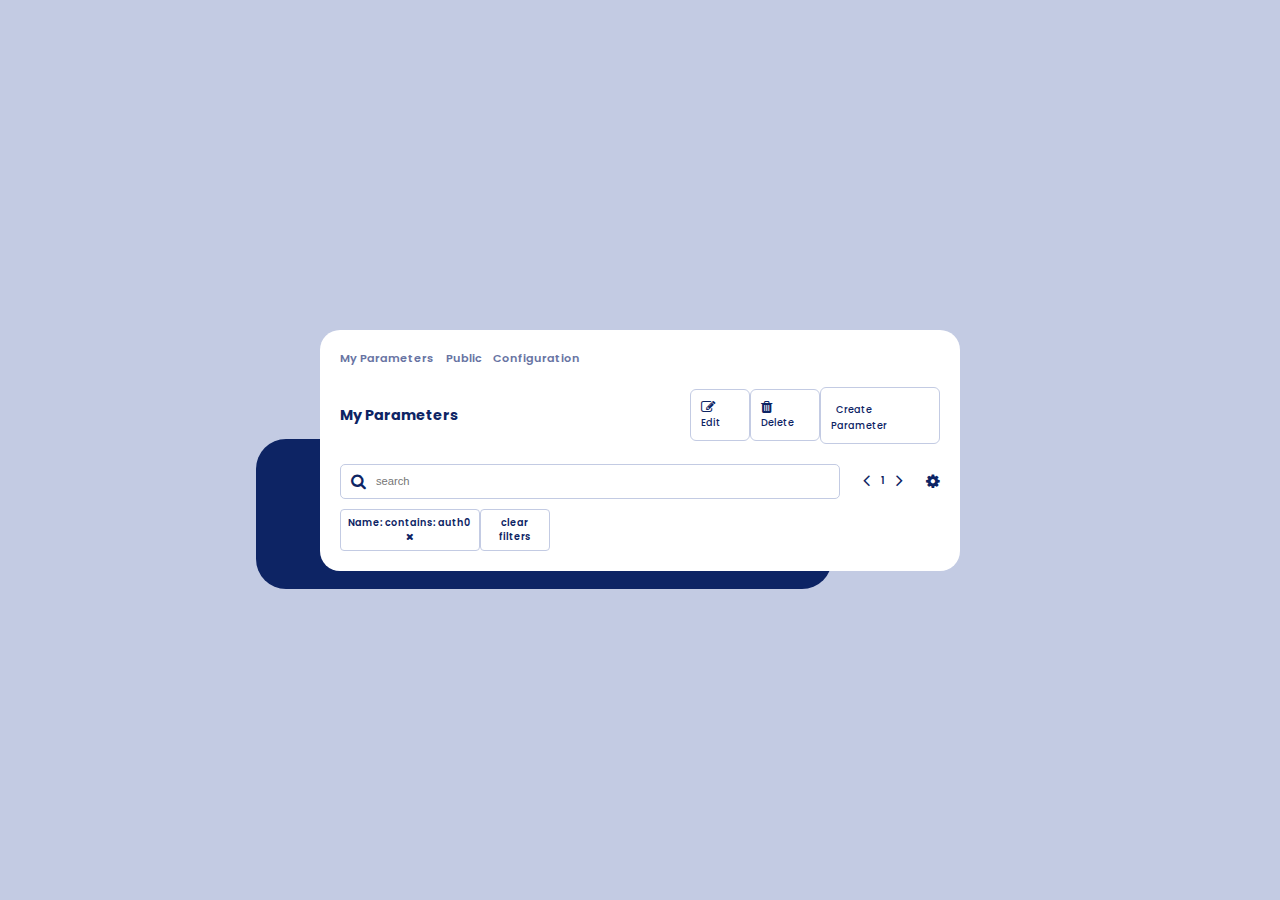
<file: Desktop/MY FOLDER/PROJECTS/front-end/uidaily-3/index.html>
<!DOCTYPE html>
<html lang="en">

<head>
    <meta charset="UTF-8">
    <meta name="viewport" content="width=device-width, initial-scale=1.0">
    <title>Page Header</title>
    <link rel="stylesheet" href="styles.css">
    <link rel="stylesheet" href="https://cdn.jsdelivr.net/npm/font-awesome@4.7.0/css/font-awesome.css">
    <link href="https://fonts.googleapis.com/css2?family=Poppins:wght@200;300;400;500&display=swap" rel="stylesheet">
</head>

<body>
    <div class="container">
    </div>
        <div class="semi-container">
            <ul class="header">
                <li class="header-list">My Parameters</li>
                <li class="header-list">Public</li>
                <li class="header-list">Configuration</li>
            </ul>
            <div class="sub-header">
                <h1 class="title">My Parameters</h1>
                <ul class="list">
                    <li class="lists"><i class="fa fa-edit"></i>Edit</li>
                    <li class="lists"><i class="fa fa-trash"></i>Delete</li>
                    <li class="lists"><i></i>Create Parameter</li>
                </ul>
            </div>
            <div class="search">
                <span class="input"><i class="fa fa-search"></i><input type="text" placeholder="search"></span>
                <span class="next"><i class="fa fa-angle-left"></i>
                    <p>1</p><i class="fa fa-angle-right"></i>
                </span>
                <i class="fa fa-gear"></i>
            </div>
            <div class="last">
                <span>Name: contains: auth0 <i class="fa fa-times"></i></span>
                <p>clear filters</p>
            </div>
</body>

</html>
</file>
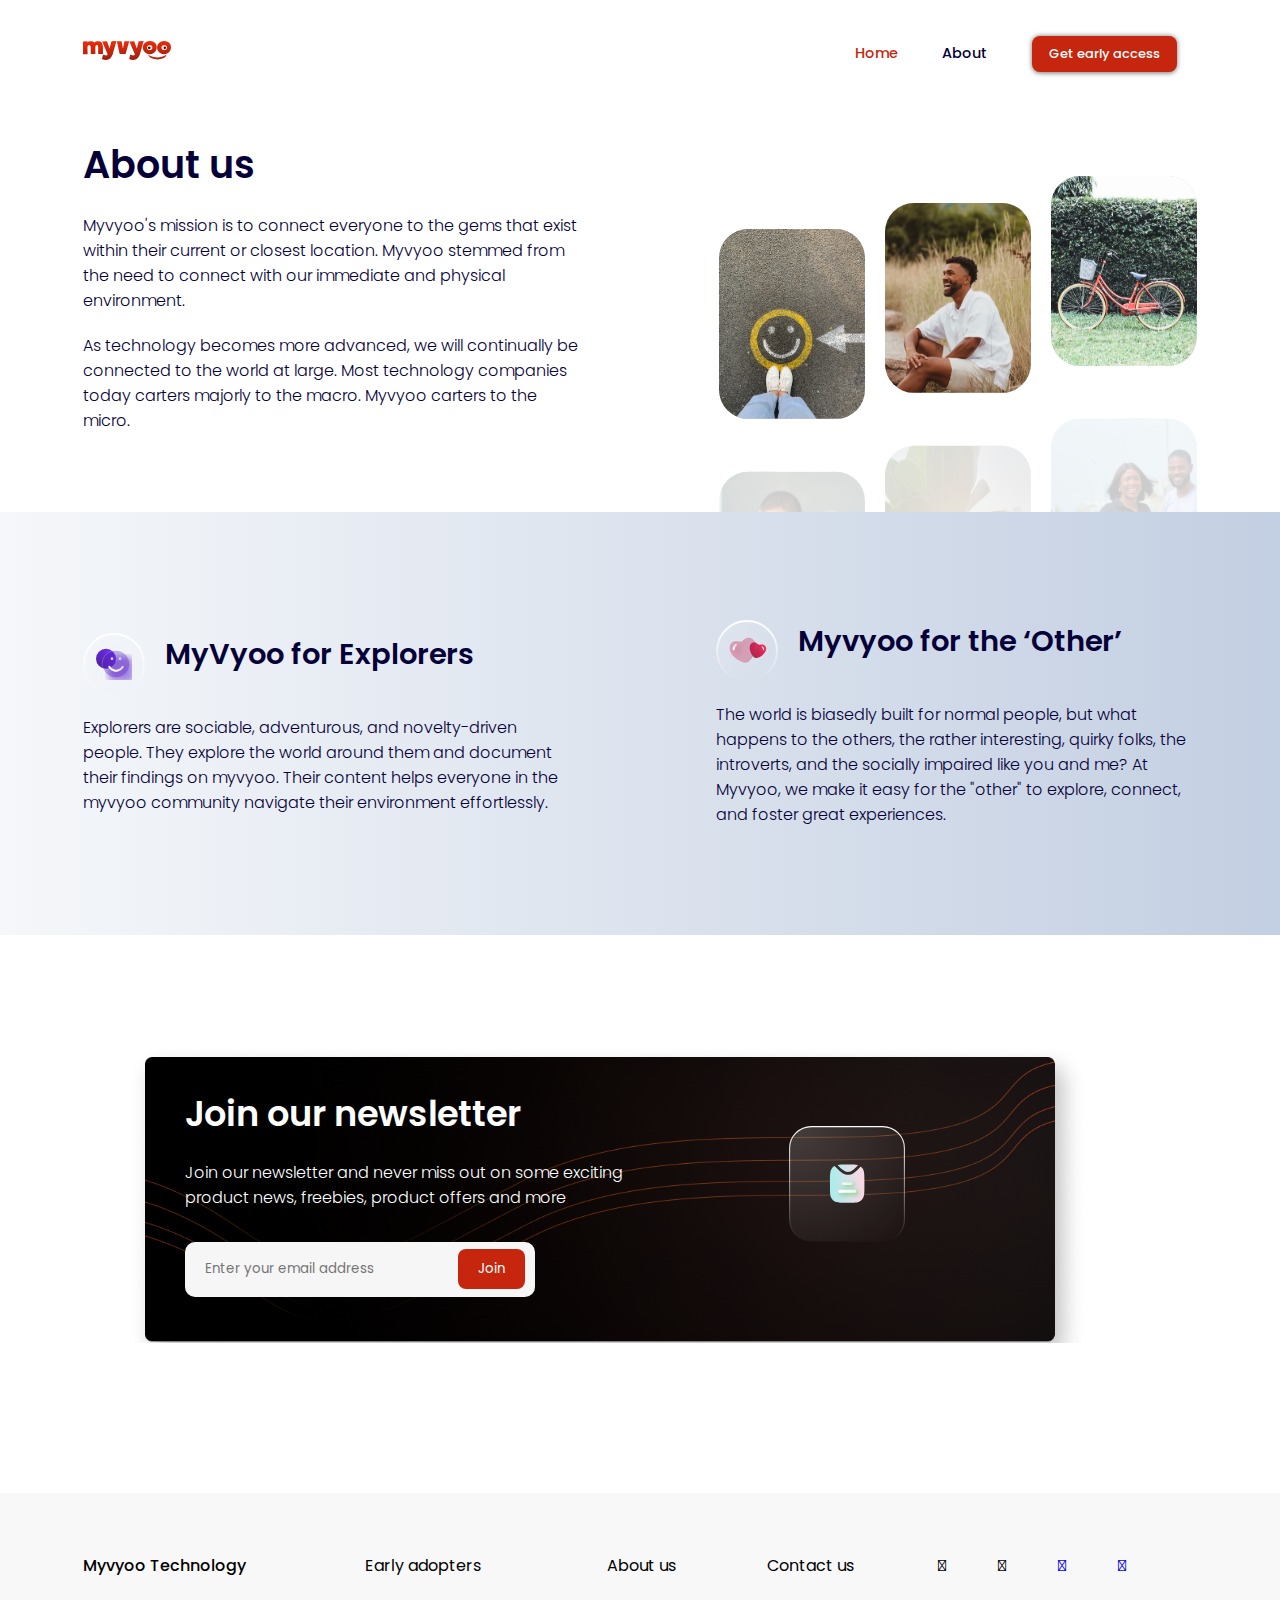
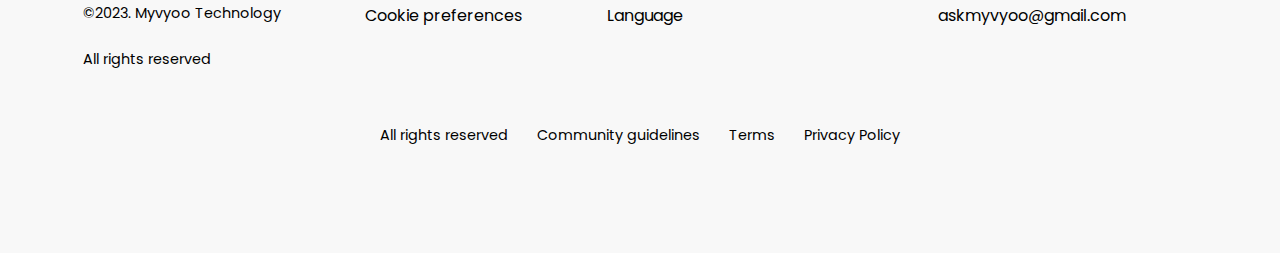
<file: about.html>
<!DOCTYPE html>
<html lang="en">

<head>
    <meta charset="UTF-8">
    <meta name="viewport" content="width=device-width, initial-scale=1.0">
    <link rel="preconnect" href="https://fonts.googleapis.com">
    <link rel="preconnect" href="https://fonts.gstatic.com" crossorigin>
    <link href="https://fonts.googleapis.com/css2?family=Poppins:wght@300;500&display=swap" rel="stylesheet">
    <link rel="stylesheet" href="styles.css">
    <link rel="stylesheet" href="about.css">
    <link rel="stylesheet" href="access.css">
    <!--<link rel="stylesheet" href="./fontawesome-free-6.4.0-web/css/all.css">-->
    <link rel="stylesheet" href="https://cdn.jsdelivr.net/npm/font-awesome@4.7.0/css/font-awesome.css">
    <title>Document</title>
</head>

<body>
    <section class="header head">
        <nav>
            <a href="index.html"><img src="image/Myvyoo.svg"></a>
            <div class="nav-links">
                <ul class="link">
                    <li class="home"><a href="#">Home</a></li>
                    <li class="about"><a href="about.html">About</a></li>
                    <li><a href="access.html"><button onclick="myEmail()" id="menu-icons">Get early access</button></a>
                    </li>
                </ul>
            </div>
            <div class="toggle-btn"><i class="fa fa-bars"></i></div>
        </nav>
        <div class="dropdown-menu">
            <li class="home"><a href="index.html">Home</a></li>
            <li class="about"><a href="about.html">About</a></li>
            <li><a href="access.html"><button onclick="myEmail()" id="menu-icons">Get early access</button></a></li>
        </div>
    </section>
    <section class="about2 drop">
        <div class="about-content">
            <div class="left-content">
                <h1 class="about-header">About us</h1>
                <p class="about-description1">Myvyoo's mission is to connect everyone to the gems that exist within
                    their
                    current or closest location. Myvyoo stemmed from the need to connect with our immediate and physical
                    environment.</p>
                <p class="about-description2">As technology becomes more advanced, we will continually be connected to
                    the world at large. Most technology companies today carters majorly to the macro. Myvyoo carters to
                    the micro.</p>
            </div>
            <img src="image/about.svg" alt="" class="about-img">
        </div>
    </section>
    <section class="about-details">
        <div class="details">
            <div class="details1">
                <div class="details1-inline">
                    <img src="image/simle-icon.svg" alt="" class="smile">
                    <h1 class="smile">MyVyoo for Explorers</h1>
                </div>
                <p>Explorers are sociable, adventurous, and novelty-driven people. They explore the world around them
                    and document their findings on myvyoo. Their content helps everyone in the myvyoo community navigate
                    their environment effortlessly.</p>
            </div>
            <div class="details2">
                <div class="details2-inline">
                    <img src="image/love-icon.svg" alt="">
                    <h1>Myvyoo for the ‘Other’</h1>
                </div>
                <p>The world is biasedly built for normal people, but what happens to the others, the rather
                    interesting, quirky folks, the introverts, and the socially impaired like you and me? At Myvyoo, we
                    make it easy for the "other" to explore, connect, and foster great experiences.</p>
            </div>
        </div>
    </section>
    <section class="sect5">
        <div class="sect5-div">
            <div class="sect5-left">
                <h1>Join our newsletter</h1>
                <p>Join our newsletter and never miss out on some exciting<br>
                    product news, freebies, product offers and more</p>
                <form class="sect5-label">
                    <input type="email" placeholder="Enter your email address" Required>
                    <button type="submit">Join</button>
                </form>
            </div>
            <div class="sect5-right">
                <img src="image/mail.svg" alt="">
            </div>
        </div>
    </section>
    <footer class="footer">
        <div class="upper-footer">
            <div class="upper1">
                <h4>Myvyoo Technology</h4>
                <p>©2023. Myvyoo Technology</p>
                <p>All rights reserved</p>
            </div>
            <div class="upper2">
                <h4>Early adopters </h4>
                <h4>Cookie preferences</h4>
            </div>
            <div class="upper3">
                <h4>About us</h4>
                <h4>Language</h4>
            </div>
            <div class="upper4">
                <h4>Contact us</h4>
            </div>
            <div class="upper5">
                <h4 class="connect"><span><i class="fab fa-facebook"></i></span><span><i
                    class="fab fa-twitter"></i></span><span><a
                    href="https://www.instagram.com/askmyvyoo/"><i
                    class="fab fa-instagram"></i></a></span><span><a
                        href="https://www.linkedin.com/company/myvyoo/"><i class="fab fa-linkedin"></i></a></span></h4>
                <p>askmyvyoo@gmail.com</p>
            </div>
        </div>
        <div class="lower-footer">
            <p>All rights reserved <span>Community guidelines</span> <span>Terms</span> <span>Privacy Policy</span></p>
        </div>
    </footer>
    <script src="main.js"></script>
</body>

</html>
</file>
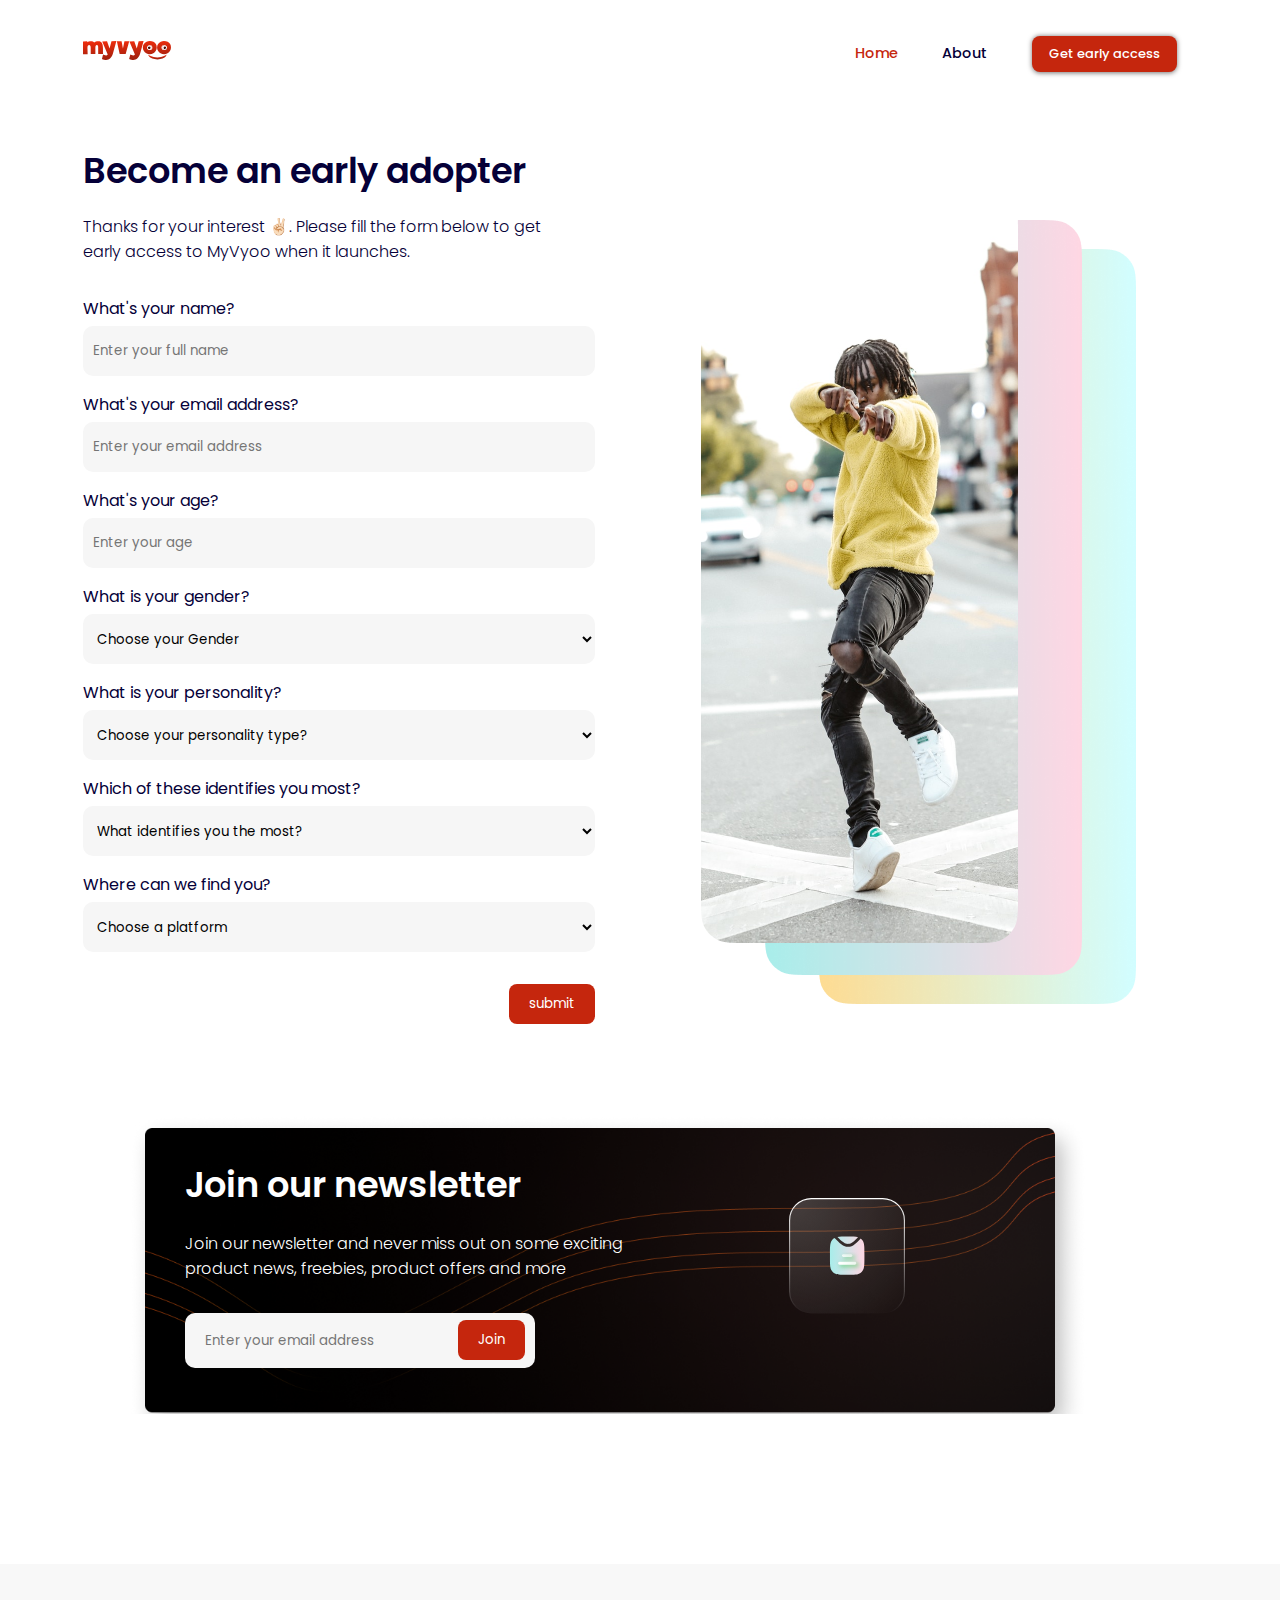
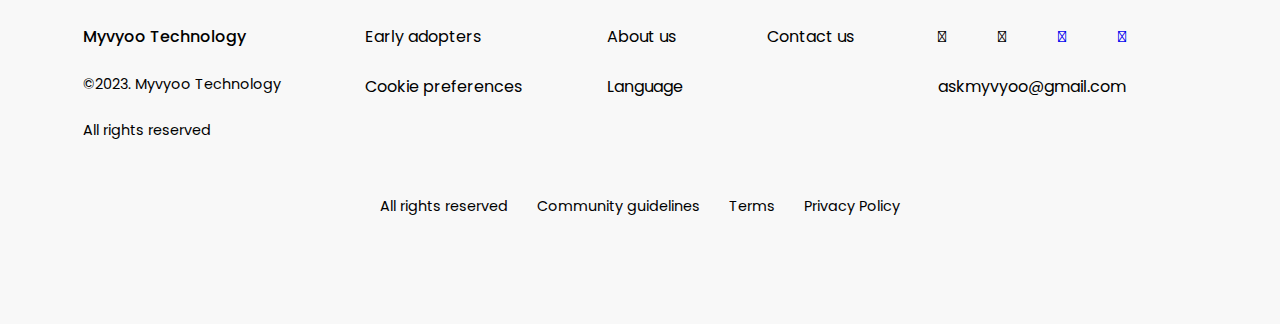
<file: access.html>
<!DOCTYPE html>
<html lang="en">

<head>
    <meta charset="UTF-8">
    <meta name="viewport" content="width=device-width, initial-scale=1.0">
    <link rel="stylesheet" href="styles.css">
    <link rel="stylesheet" href="access.css">
    <link rel="preconnect" href="https://fonts.googleapis.com">
    <link rel="preconnect" href="https://fonts.gstatic.com" crossorigin>
    <link href="https://fonts.googleapis.com/css2?family=Poppins:wght@300;500&display=swap" rel="stylesheet">
    <link rel="stylesheet" href="https://cdn.jsdelivr.net/npm/font-awesome@4.7.0/css/font-awesome.css">
    <title>Document</title>
</head>

<body>
    <section class="header head">
        <nav>
            <a href="index.html"><img src="image/Myvyoo.svg"></a>
            <div class="nav-links">
                <ul class="link">
                    <li class="home"><a href="index.html">Home</a></li>
                    <li class="about"><a href="about.html">About</a></li>
                    <li><a href="access.html"><button id="menu-icons">Get early access</button></a>
                    </li>
                </ul>
            </div>
            <div class="toggle-btn"><i class="fa fa-bars"></i></div>
        </nav>
        <div class="dropdown-menu">
            <li class="home"><a href="index.html">Home</a></li>
            <li class="about"><a href="about.html">About</a></li>
            <li><a href="access.html"><button onclick="myEmail()" id="menu-icons">Get early access</button></a></li>
        </div>
    </section>

    <div class="get-access drop">
        <div class="left-access">
            <div class="topic">
                <h1>Become an early adopter</h1>
                <p>Thanks for your interest ✌🏻. Please fill the form below to get<br>early access to MyVyoo when it
                    launches.</p>
            </div>
            <div class="form">
                <form action="">
                    <span class="form1">
                        <label>What's your name?</label>
                        <input type="text" placeholder="Enter your full name" name="fullName" Required>
                    </span>
                    <span class="form2">
                        <label>What's your email address?</label>
                        <input type="email" id="acceptEmail" placeholder="Enter your email address" name="email"
                            required>
                    </span>
                    <span class="form3">
                        <label>What's your age?</label>
                        <input type="number" placeholder="Enter your age" min="16" max="25" name="age" required value>
                    </span>
                    <span class="form4">
                        <label for="">What is your gender?</label>
                        <select name="gender" id="" required value>
                            <option value="">Choose your Gender</option>
                            <option value="male">Male</option>
                            <option value="female">Female</option>
                        </select>
                    </span>
                    <span class="form5">
                        <label>What is your personality?</label>
                        <select name="personality" id="" required value>
                            <option value="">Choose your personality type?</option>
                            <option value="introvert">Introvert</option>
                            <option value="extrovert">Extrovert</option>
                            <option value="ambivert">Ambivert</option>
                        </select>
                    </span>
                    <span class="form6">
                        <label for="">Which of these identifies you most?</label>
                        <select name="identification" id="" required value>
                            <option value="">What identifies you the most?</option>
                            <option value="student">Student</option>
                            <option value="9-5 employee">9-5 Employee</option>
                            <option value="business owner">Business Owner</option>
                            <option value="content creator">Content Creator</option>
                            <option value="freelancer">Freelancer</option>
                            <option value="others">Others (please specify)</option>
                        </select>
                    </span>
                    <span class="form7">
                        <label for="">Where can we find you?</label>
                        <select name="social media" id="handle" onclick="displayInput()" required value>
                            <option value="">Choose a platform</option>
                            <option value="twitter">Twitter</option>
                            <option value="instagram">Instagram</option>
                            <option value="whatsapp">Whatsapp</option>
                        </select>
                        <input type="text" id="twitter-input" placeholder="@yourhandle">
                        <input type="text" id="instagram-input" placeholder="@yourhandle">
                        <input type="number" id="whatsapp-input" placeholder="Enter your whatsapp number">
                    </span>
                    <span class="reg">
                        <button type="submit" class="register" value="Submit" disabled="disabled">submit</button> 
                    <span>

                </form>
            </div>
        </div>
        <div class="right-access">
            <img src="image/img4.png" alt="getaccess">
        </div>
    </div>

    <section class="sect5">
        <div class="sect5-div">
            <div class="sect5-left">
                <h1>Join our newsletter</h1>
                <p>Join our newsletter and never miss out on some exciting<br>
                    product news, freebies, product offers and more</p>
                <form class="sect5-label">
                    <input type="email" placeholder="Enter your email address" Required>
                    <button type="submit">Join</button>
                </form>
            </div>
            <div class="sect5-right">
                <img src="image/mail.svg" alt="">
            </div>
        </div>
    </section>
    <footer class="footer">
        <div class="upper-footer">
            <div class="upper1">
                <h4>Myvyoo Technology</h4>
                <p>©2023. Myvyoo Technology</p>
                <p>All rights reserved</p>
            </div>
            <div class="upper2">
                <h4>Early adopters </h4>
                <h4>Cookie preferences</h4>
            </div>
            <div class="upper3">
                <h4>About us</h4>
                <h4>Language</h4>
            </div>
            <div class="upper4">
                <h4>Contact us</h4>
            </div>
            <div class="upper5">
                <h4 class="connect"><span><i class="fab fa-facebook"></i></span><span><i
                            class="fab fa-twitter"></i></span><span><a href="https://www.instagram.com/askmyvyoo/"><i
                                class="fab fa-instagram"></i></a></span><span><a
                            href="https://www.linkedin.com/company/myvyoo/"><i class="fab fa-linkedin"></i></a></span>
                </h4>
                <p>askmyvyoo@gmail.com</p>
            </div>
        </div>
        <div class="lower-footer">
            <p>All rights reserved <span>Community guidelines</span> <span>Terms</span> <span>Privacy Policy</span></p>
        </div>
    </footer>

    <script src="main.js"></script>
    <script>
        (function() {
            $('form > input').keyup(function() {
                var empty = false;
                $('form > input').each(function() {
                    if ($(this).val() == '')
                    {
                        empty = true;
                    }
                });
                if (empty) 
                {
                    $('.register').attr('disabled', 'disabled');
                }
                else {
                    $('.register').removeAttr('disabled');
                }
            });
        })()
    </script>

</body>

</html>
</file>
<file: Desktop/MY FOLDER/PROJECTS/front-end/uidaily-3/styles.css>
* {
    margin: 0;
    padding: 0;
    box-sizing: border-box;
}

body {
    background-color: #C3CBE3;
    display: flex;
    justify-content: center;
    min-height: 100vh;
    width: 100%;
    align-items: center;
    font-family: poppins;
}

.container {
    width: 45%;
    background-color: #0D2464;
    margin-left: -15%;
    height: 150px;
    border-radius: 30px;
    align-items: center;
    position: relative;
    margin-top: 10%;
}

.semi-container {
    width: 50%;
    display: block;
    background-color: #fff;
    align-items: center;
    padding: 20px;
    border-radius: 20px;
    position: absolute;
}

.header {
    display: flex;
    justify-content: space-between;
    list-style: none;
    width: 240px;
    margin-bottom: 20px;

}

.header li {
    color: #6874A3;
    font-size: 0.7em;
    cursor: pointer;
    font-weight: 600;
}

.header li:hover {
    padding: 0 10px;
    border-bottom: 2px solid #0D2464;
    color: #0D2464;
}

.sub-header {
    display: flex;
    justify-content: space-between;
    align-items: center;
    margin-bottom: 20px;
}

.title {
    font-size: 0.9em;
    color: #0D2464;
}

.list {
    display: flex;
    justify-content: space-between;
    list-style: none;
    width: 250px;
    align-items: center;
}

.lists {
    padding: 10px;
    border: 1px solid #C3CBE3;
    font-size: 0.6em;
    color: #0D2464;
    font-weight: 500;
    border-radius: 6px;
    align-items: center;
    cursor: pointer;
}

.lists:hover {
    background-color: #0D2464;
    color: #fff;
}

.lists i {
    font-size: 1.5em;
    padding-right: 5px;
}

.search {
    display: flex;
    justify-content: space-between;
    color: #0D2464;
    align-items: center;
    margin-bottom: 10px;
}

.input {
    width: 500px;
    border: 1px solid #C3CBE3;
    height: 35px;
    align-items: center;
    display: flex;
    border-radius: 5px;
}

.fa-search {
    padding: 0 10px;
    cursor: pointer;
}

.input input {
    width: 450px;
    color: #0D2464;
    border: none;
    outline: none;
    font-size: 0.7em;
}

.next,
.last {
    font-size: 0.6em;
    font-weight: 600;
    width: 40px;
    display: flex;
    justify-content: space-between;
    align-items: center;
    text-align: center;
}

.next i {
    font-size: 2em;
    cursor: pointer;
}

.fa-gear {
    cursor: pointer;
}

.last {
    width: 210px;
    color: #0D2464;
    cursor: pointer;
}

.last span,
.last p {
    padding: 6px 4px;
    border: 1px solid #C3CBE3;
    border-radius: 4px;
}

.fa-times {
    padding: 0 4px;
}

.last p {
    padding: 6px 6px;
}

.last p:hover {
    background-color: #0D2464;
    color: #fff;
}

.last span:hover {
    background-color: #0D2464;
    color: #fff;
}
</file>
<file: styles.css>
* {
  box-sizing: border-box;
  padding: 0;
  margin: 0;
  list-style: none;
  text-decoration: none;
  font-family: "Poppins", sans-serif;
}

.header {
  display: block;
  justify-content: space-between;
  height: 82vh;
  width: 100%;
  position: relative;
}

nav {
  display: flex;
  justify-content: space-between;
  align-items: center;
  padding: 2.2% 6.5%;
}

nav a img {
  width: 88px;
}

.nav-links {
  flex: 1;
  text-align: right;
}

.nav-links ul li {
  display: inline-block;
  padding: 8px 20px;
  font-size: 0.9em;
  font-weight: 500;
}

.about>a {
  color: #050038;
}

.home>a {
  color: #c5260d;
}

.nav-links>ul>li>a>button,
.dropdown-menu>li>a>button {
  padding: 8px 17px;
  border-radius: 8px;
  background-color: #c5260d;
  color: white;
  border: none;
  box-shadow: 0px 0.5px 5px rgb(119, 116, 116);
  font-size: 0.9em;
  font-weight: 500;
  cursor: pointer;
}

.right-nav>button,
.dropdown-menu>li>a>button:hover {
  background-color: #a31c07;
}

/*Dropdown mneu*/
.dropdown-menu {
  position: absolute;
  top: 70px;
  text-align: left;
  z-index: 2;
  left: 6.5%;
  width: 400px;
  height: 0;
  transition: height 0.2s cubic-bezier(0.175, 0.885, 0.32, 1.275);
  overflow: hidden;
  display: none;
  margin-top: 10px;
}

.dropdown-menu li {
  padding-bottom: 20px;
}

.dropdown-menu.open {
  height: 200px;
}

nav .toggle-btn {
  display: none;
  cursor: pointer;
}


/*sect1 section*/
.sect1 {
  display: flex;
  justify-content: space-between;
  align-items: flex-end;
  padding: 2.2% 6.5%;
}

.sect1-left {
  display: block;
}

.title {
  font-size: 45px;
  font-family: "Poppins", sans-serif;
  font-weight: 700;
  color: #050038;
  left: 0;
}

.auto-type {
  color: #c5260d;
}

.description {
  font-family: "Poppins", sans-serif;
  font-size: 15px;
  color: #050038;
  margin-top: 20px;
  margin-bottom: 20px;
}

.submit {
  display: flex;
  justify-content: space-between;
  align-items: center;
}

.submit form input {
  width: 320px;
  height: 35px;
  padding-left: 15px;
  padding-right: 8px;
  border-radius: 10px;
  margin-right: 20px;
  border: none;
  background-color: rgb(248, 247, 247);
}

.submit form a button,
.sect3-subleft>button {
  color: #fff;
  background-color: #c5260d;
  border-radius: 10px;
  border: none;
  font-size: 0.8em;
  font-weight: 500;
  padding: 8px 15px;
  cursor: pointer;
  text-align: center;
}

.submit>button:hover {
  background-color: #a31c07;
}

.sect1-right>img {
  height: 320px;
}

/*section twoo*/
.sect2,
.sect4 {
  background-image: linear-gradient(to right, #f5f7fa, #c3cfe2);
  display: flex;
  justify-content: space-between;
  height: 82vh;
  align-items: center;
  padding: 2.2% 6.5%;
}

.sect2-rigth,
.sect4-rigth {
  align-items: center;
  margin-right: 15em;
  color: #050038;
}

.sect2-rigth>h1,
.sect3-left>h1,
.sect4-rigth>h1,
.sect5-left>h1 {
  font-size: 2.2em;
  font-weight: 600;
}

.sect2-rigth>p,
.sect3-left>p,
.sect4-rigth>p,
.sect5-left>p {
  margin-top: 20px;
  margin-bottom: 2em;
  font-size: 1em;
  font-weight: 300;
}

.sect2-rigth>h4,
.sect4-rigth>h4 {
  background-color: #fff;
  border-radius: 30px;
  text-align: center;
  padding: 20px 0;
  font-weight: 400;
}

.fa-search {
  padding-right: 10px;
}

/*section3*/
.sect3 {
  display: flex;
  justify-content: space-between;
  margin-left: 6%;
  margin-right: 6%;
  margin-top: 8em;
  margin-bottom: 5em;
}

.sect3-left {
  color: #050038;
}

.sect3-left>h1 {
  margin-top: 2em;
}

.sect3-subleft {
  display: flex;
  justify-content: space-between;
  align-items: center;
}

.sect3-right>img {
  width: 500px;
}

.sect3-subleft>button:hover {
  background-color: #a31c07;
}

.sect4-rigth {
  margin-right: 8%;
}

.switch {
  position: relative;
  display: inline-block;
  width: 54px;
  height: 24px;
}

.switch input {
  opacity: 0;
  width: 0;
  height: 0;
}

.slider {
  position: absolute;
  cursor: pointer;
  top: 0;
  left: 0;
  bottom: 0;
  right: 0;
  background-color: #fff;
  border-radius: 34px;
  -webkit-transition: 0.4s;
  transition: 0.4s;
}

.slider:before {
  position: absolute;
  height: 18px;
  content: "";
  width: 18px;
  left: 4px;
  bottom: 2px;
  background-color: #ccc;
  -webkit-transition: 0.4s;
  transition: 0.4s;
  border-radius: 50%;
}

input:focus+.slider {
  box-shadow: 0 0 1px #e11616;
}

input:checked+.slider:before {
  -webkit-transform: translateX(26px);
  -ms-transform: translateX(26px);
  transform: translateX(26px);
  background-color: #fc6767;
}

#change2 {
  font-weight: 500;
  font-style: 0.5em;
  margin-left: 10px;
}

.sect5 {
  height: 50vh;
}

.sect5-div {
  background-image: url(image/cta.png);
  display: flex;
  justify-content: space-evenly;
  align-items: center;
  height: 300px;
  background-repeat: no-repeat;
  background-size: cover;
  width: 75%;
  margin-left: 10%;
  color: #fff;
  margin-top: 90px;
}

.sect5-left {
  margin-left: -60px;
}

.sect5-label {
  display: inline-block;
  position: relative;
  height: 50px;
  width: 80%;
}
.sect5-label>input {
  position: absolute;
  width: 100%;
  height: 55px;
  border: none;
  border-radius: 10px;
  padding-left: 20px;
}

.sect5-label>button {
  position: absolute;
  top: 7px;
  padding: 10px 20px;
  right: 10px;
  border: none;
  border-radius: 8px;
  background-color: #c5260d;
  color: #fff;
  cursor: pointer;
}

.sect5-right>img {
  width: 50%;
  margin-top: -10px;
  margin-left: 50px;
  margin-right: -20px;
}

.sect5-label>button:hover {
  background-color: #a31c07;
}

.footer {
  background-color: #f8f8f8;
  display: block;
  height: 40vh;
  align-items: center;


}

.upper-footer {
  display: flex;
  justify-content: space-between;
  margin-bottom: 50px;
  padding-top: 60px;
  padding-left: 6.5%;
  padding-right: 12%;
}

.lower-footer {
  display: flex;
  justify-content: center;
  align-items: center;
  text-align: center;
}

.upper1 {
  display: block;
}

.upper1>h4,
.upper1>p,
.upper2>h4,
.upper3>h4,
.upper5>h4,
.upper4>h4 {
  margin-bottom: 25px;
  font-weight: 400;
}

.upper1>h4 {
  font-weight: 500;
}

.upper1>p {
  font-size: 0.9em;
}

.lower-footer {
  text-align: center;
  align-items: center;
  margin-top: -20px;
  font-size: 0.9em;
  width: 100%;
  margin-bottom: 10px;
}

.lower-footer>p>span {
  margin-left: 25px;
}

.connect {
  display: flex;
  justify-content: space-between;
  width: 100%;

}

@media only screen and (max-width: 1024px) {
  .header {
    padding-top: 30px;
    height: auto;
  }

  nav a img {
    width: 75px;
  }

  .nav-links ul li {
    display: none;
    left: 0;
  }

  .dropdown-menu {
    display: block;
  }

  .header nav .toggle-btn {
    display: block;
    cursor: pointer;
  }

   .drop {
    margin-top: 60px;
  }

  .header>.sect1 {
    display: block;
    align-items: center;
    text-align: center;
  }

  .header .sect1 h1,
  .sect2-rigth h1, .sect4-rigth h1 {
    font-size: 1.9em;
    font-weight: 600;
  }

  .sect1-right img,
  .sect2-left,
  .sect3-right img,
  .sect4-left {
    max-width: 100%;
    align-items: center;
    text-align: center;
    margin-top: 30px;
    margin-bottom: 40px;

  }

  .sect1 .sect1-left .submit>a>button {
    padding: auto;
    text-align: center;
    max-width: 40%;
  }

  .submit input {
    max-width: 50%;
  }

  .sect2-rigth {
    margin-right: 0;
    align-items: center;
  }

  .sect2,
  .sect3,
  .sect4,
  .sect5-div {
    display: block;
    height: auto;
    align-items: center;
    text-align: center;
  }

  .sect2-rigth>h4 {
    padding: 15px auto;
  }

  .sect2-left,
  .sect4-left {
    margin-top: 60px;
  }

  .sect3-right img {
    margin-bottom: 10px;
  }

  .sect3-subleft img {
    max-width: 100%;
  }

  .sect3-subleft button {
    padding: auto;
  }
  .sect5-div .sect5-left h1 {
    padding-top: 50px;
    text-align: center;

  }
  .sect5-div { 
    max-height: auto;
    margin-right: 0;
    width: 100%;
    margin: 0;
    padding-left: 20px;
  }
  .sect5 {  
    height: 100%;
    padding-left: 2.2%; 
    padding-right: 6.5%;
  }
  .sect5-left {
    margin: 0 auto;
    padding: 20px;
    align-items: center;
    text-align: center;
  }
  .sect5-label {
    width: 100%;
    align-items: center;
    margin-left: 0;
    left: 0;
    padding-bottom: 70px;
  }
  .sect5-label input {  
    align-items: center;
    margin-left: 0;
    left: 0;
  }
  .sect5-right img {
    margin-left: 0;
    left: 0;
    height: auto;
    margin-bottom: 70px;
    width: 30%;
  }
  .sect5-left p {
    text-align: center;
    align-items: center;
  }
  .upper-footer {
    display: block;
    margin-left: 6.5%;
  }
  .connect {
    width: 50%;

  }
  .lower-footer {
    padding-left: 10px;
    padding-right: 10px;
    max-width: 100%;
    padding-bottom: 20px;
  }
  .upper3, .upper4, .upper5 {
    margin-top: 50px;
  }

}
</file>
<file: about.css>
* {
    box-sizing: border-box;
    padding: 0;
    margin: 0;
    list-style: none;
    text-decoration: none;
    font-family: "Poppins", sans-serif;
    border: none;
}

.head {
    height: 100%;
}
.about2 {
    padding: 2.2% 6.5%;
   
}
.about-content {
    display: flex;
    justify-content: space-between;
    position: relative;
}
.left-content {
    width: 45%;
}
.about-header {
        font-size: 38px;
        font-family: "Poppins", sans-serif;
        font-weight: 600;
        color: #050038;
        left: 0;
}

.about-description1, .about-description2 {
    font-family: "Poppins", sans-serif;
    font-size: 16px;
    color: #050038;
    margin-top: 20px;
    margin-bottom: 20px;
    font-weight: 300;
}
.about-img {
    margin-top: 40px;
    padding-left: 2%;
}
.about-details {
    position: absolute;
    background-image: linear-gradient(to right, #f5f7fa, #c3cfe2);
    top: 512px;
    width: 100%;
    align-items: center;
}
.details {
    display: flex;
    justify-content: space-between;
    padding: 2.2% 6.5%;
    align-items: center;
}

.details1, .details2 {
    display: block;
    height: auto;
    width: 43.2%;
    margin:  80px 0;
    
}

.details1-inline, .details2-inline {
    display: flex;
    padding-bottom: 20px;
}
.details1-inline h1, .details2-inline h1 {
    font-size: 29px;
    font-family: "Poppins", sans-serif;
    color: #050038;
    font-weight: 600;
    padding-left: 20px;
}

.details1 p, .details2 p {
    font-size: 16px;
    font-family: "Poppins", sans-serif;
    color: #050038;
    font-weight: 300;
}
@media only screen and (max-width: 1024px) {
    .about-content {
        display: block;
        height: 100%;
        max-width: 100%;
        align-items: center;
        text-align: center;
    }
    .about2 {
        height: 100%;
    }
    .about-header {
        font-size: 2.2em;
    }
    .left-content {
        width: 100%;
    }
    .about-img {
        max-width: 100%;
    }
    .about-details {
        top: 800px;

    }
    .details {
        display: block;
    }
    .details1, .details2 {
        width: 100%;
    }
    .sect5 {
        margin-top: 620px;
    }
}
</file>
<file: access.css>
* {
    box-sizing: border-box;
    padding: 0;
    margin: 0;
    list-style: none;
    text-decoration: none;
    font-family: "Poppins", sans-serif;
    border: none;
}

.head {
    height: 100%;
}

.get-access {
    display: flex;
    justify-content: space-between;

}

.right-access {
    align-items: center;
    margin-top: 5em;
    margin-right: 9em;
}

.left-access {
    margin-left: 6.5%;
    display: block;
    color: #050038;
    width: 512px;

}

.form {
    width: 100%;
}

.form1,
.form2,
.form3,
.form4,
.form5,
.form6,
.form7,
.form8 {
    display: block;
    justify-content: space-between;
    margin-bottom: 1em;
}

label {
    display: block;
    margin-bottom: 5px;
}

.topic>h1 {
    margin-bottom: 0.5em;
    margin-top: 1em;
    font-size: 2.2em;
    font-weight: 600;
    color: #050038;
    width: 100%;
}

.topic>p {
    margin-bottom: 2em;
    font-weight: 300;
}

input,
select {
    width: 100%;
    height: 50px;
    padding-left: 10px;
    border-radius: 10px;
    background-color: #f6f6f6;
}

#twitter-input,
#instagram-input,
#whatsapp-input {
    display: none;
}

.form7>select {
    margin-bottom: 1.2em;
}

.reg {
    display: flex;
    justify-content: flex-end;
    width: 100%;
}

.register {
    background-color: #c5260d;
    padding: 10px 20px;
    right: 0;
    align-items: end;
    cursor: pointer;
    color: #ffff;
    border-radius: 8px;
    justify-self: flex-end;
    border: none;
}

.register:hover {
    background-color: #a31c07;
}

@media only screen and (max-width: 1024px) {
    .get-access {
        display: block;
        width: 85%;
    }

    .right-access {
        display: none;
    }

    .left-access {
        max-width: 100%;
    }

    .form {
        max-width: 100%;
    }

    .topic h1 {
        align-items: center;
        text-align: center;
        font-size: 1.92em;
        font-weight: 600;
    }

    .topic p {
        text-align: center;
    }

    .reg {
        display: block;
        align-items: center;
    }

    .register {
        align-items: center;
        text-align: center;
        justify-self: center;
        width: 100%;
    }
}
</file>
